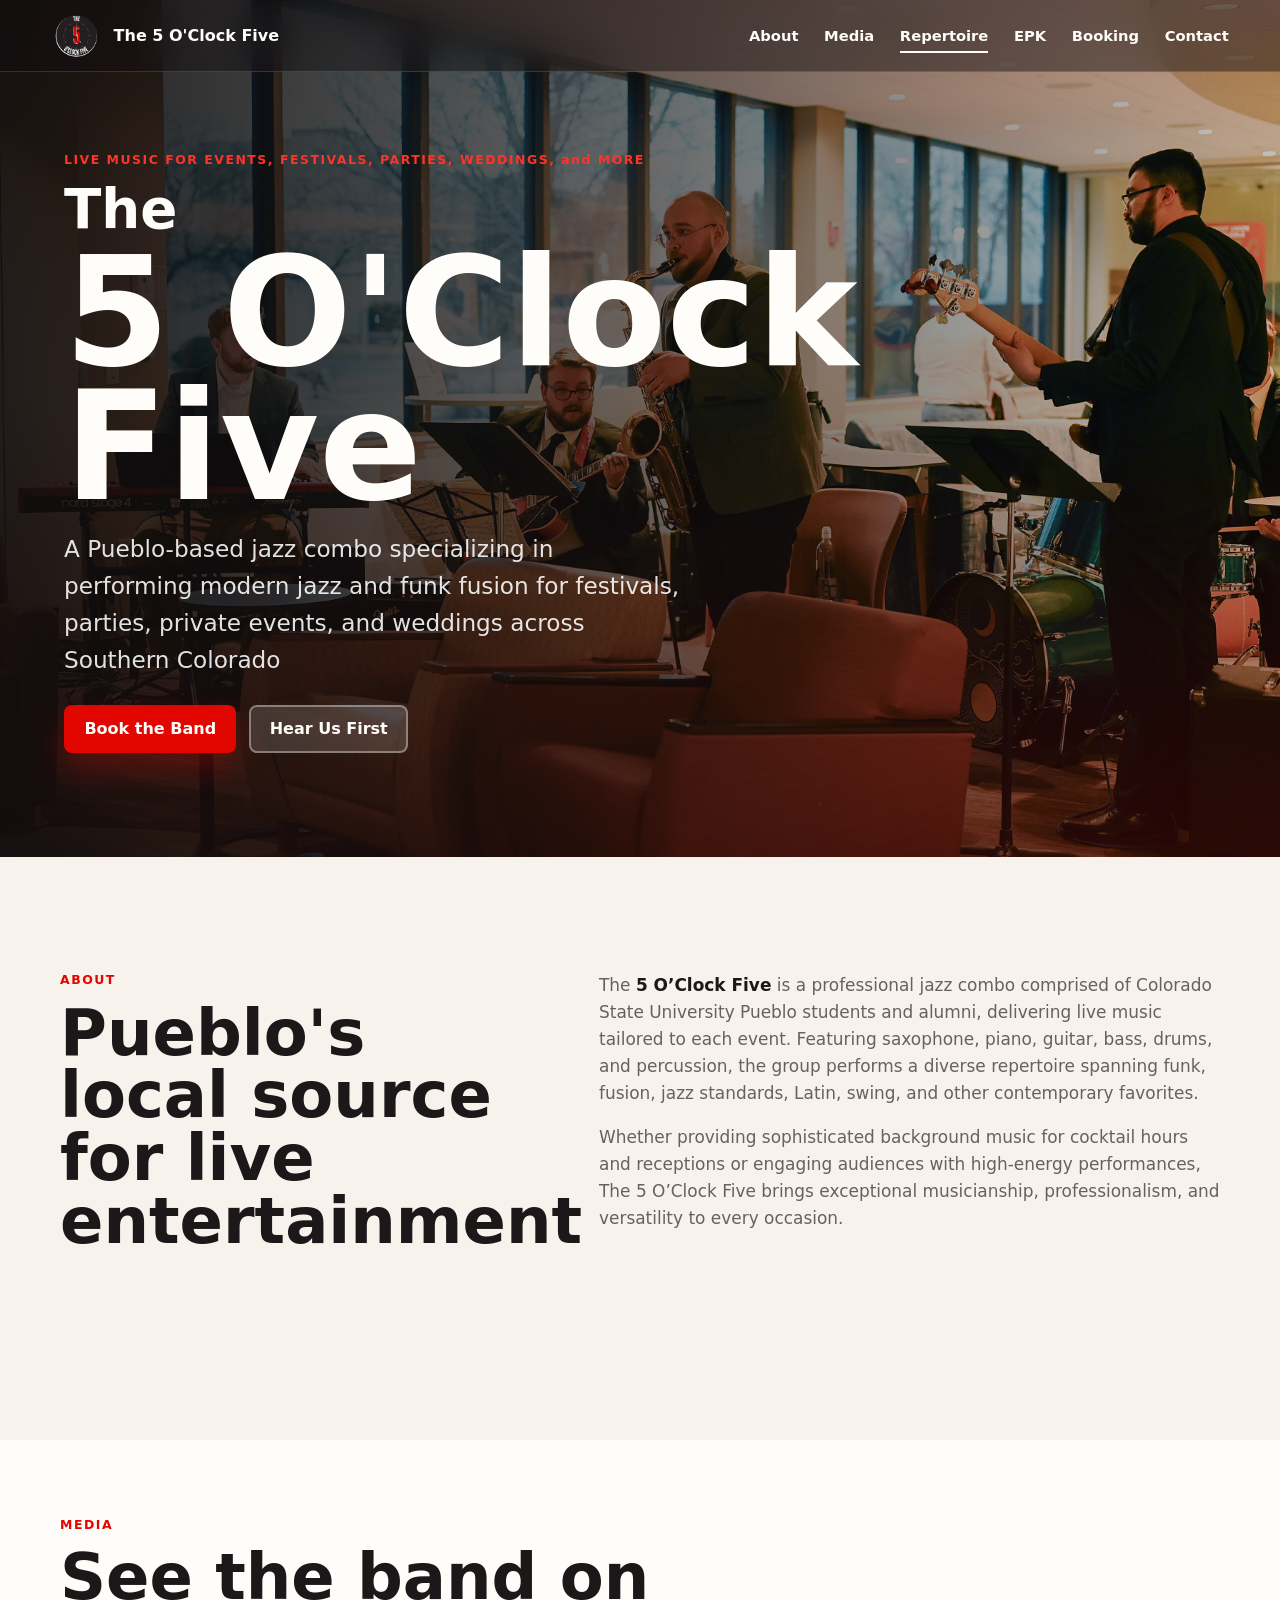
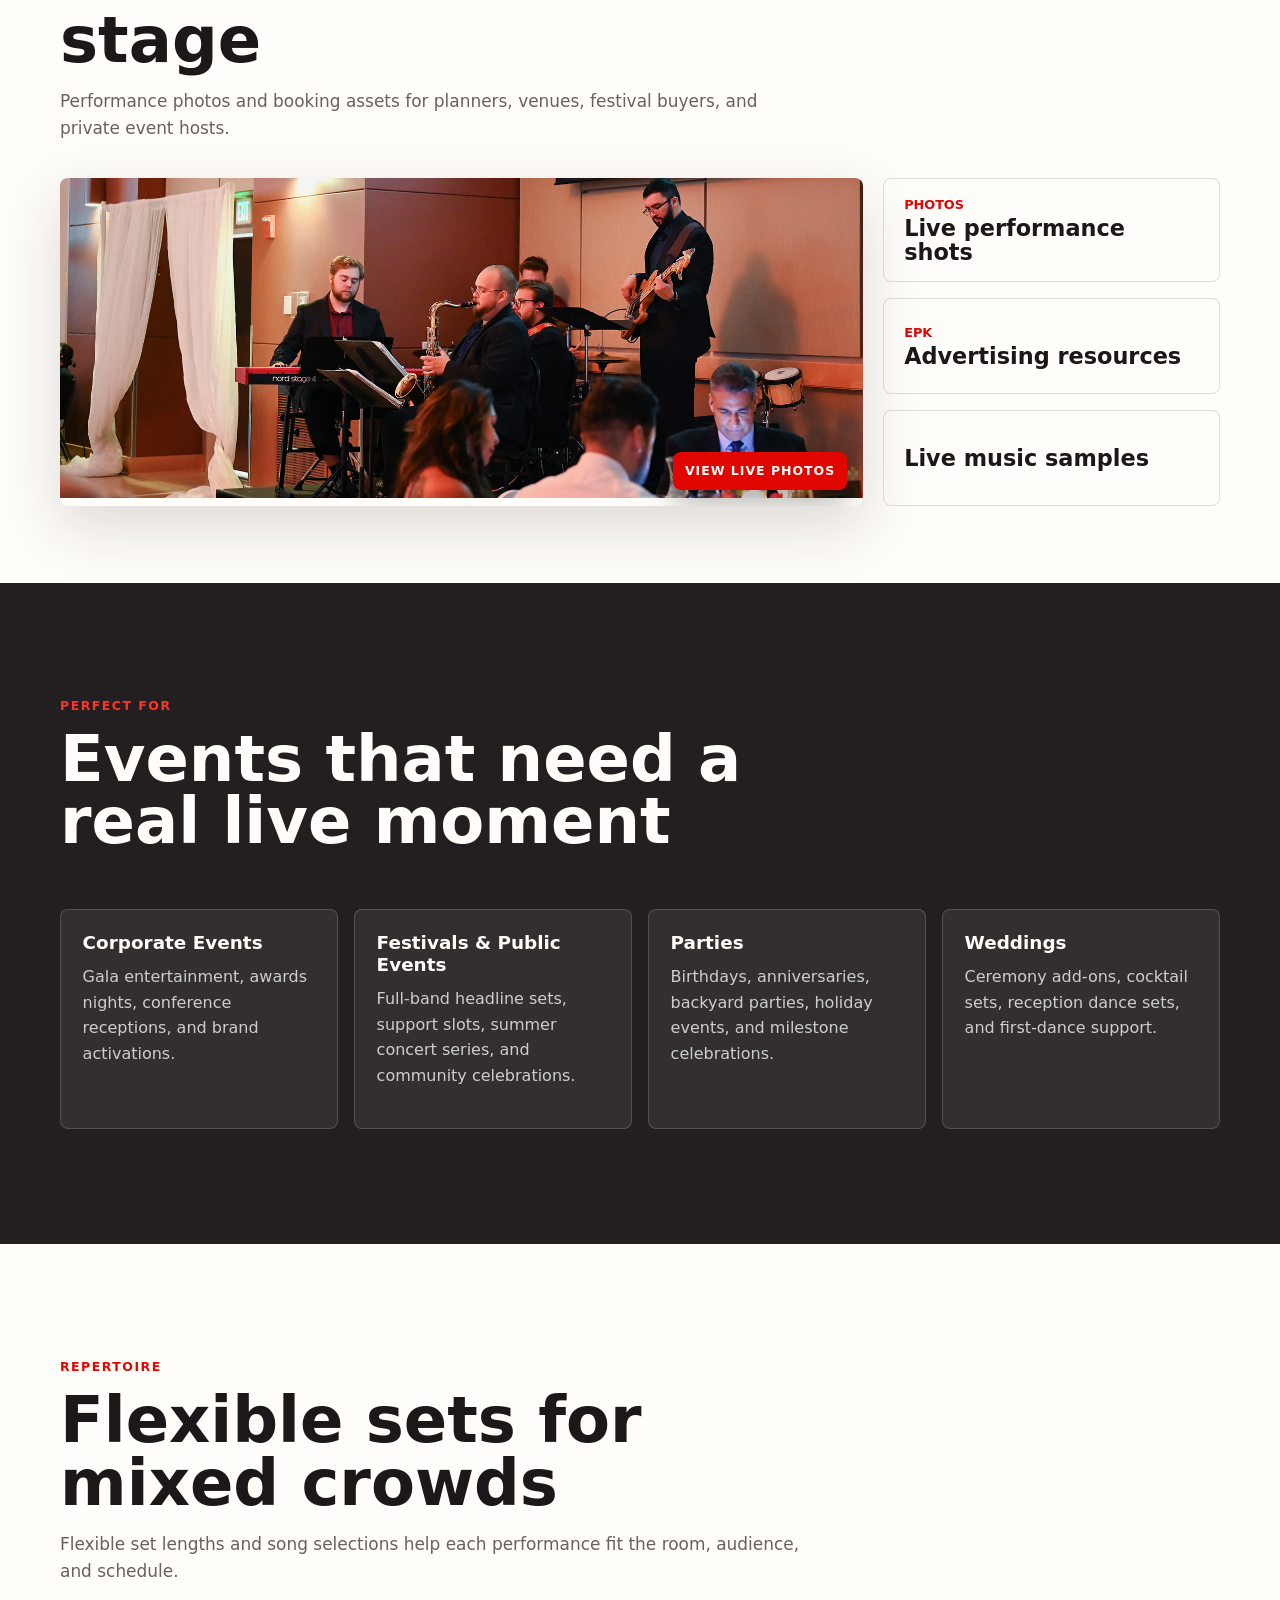
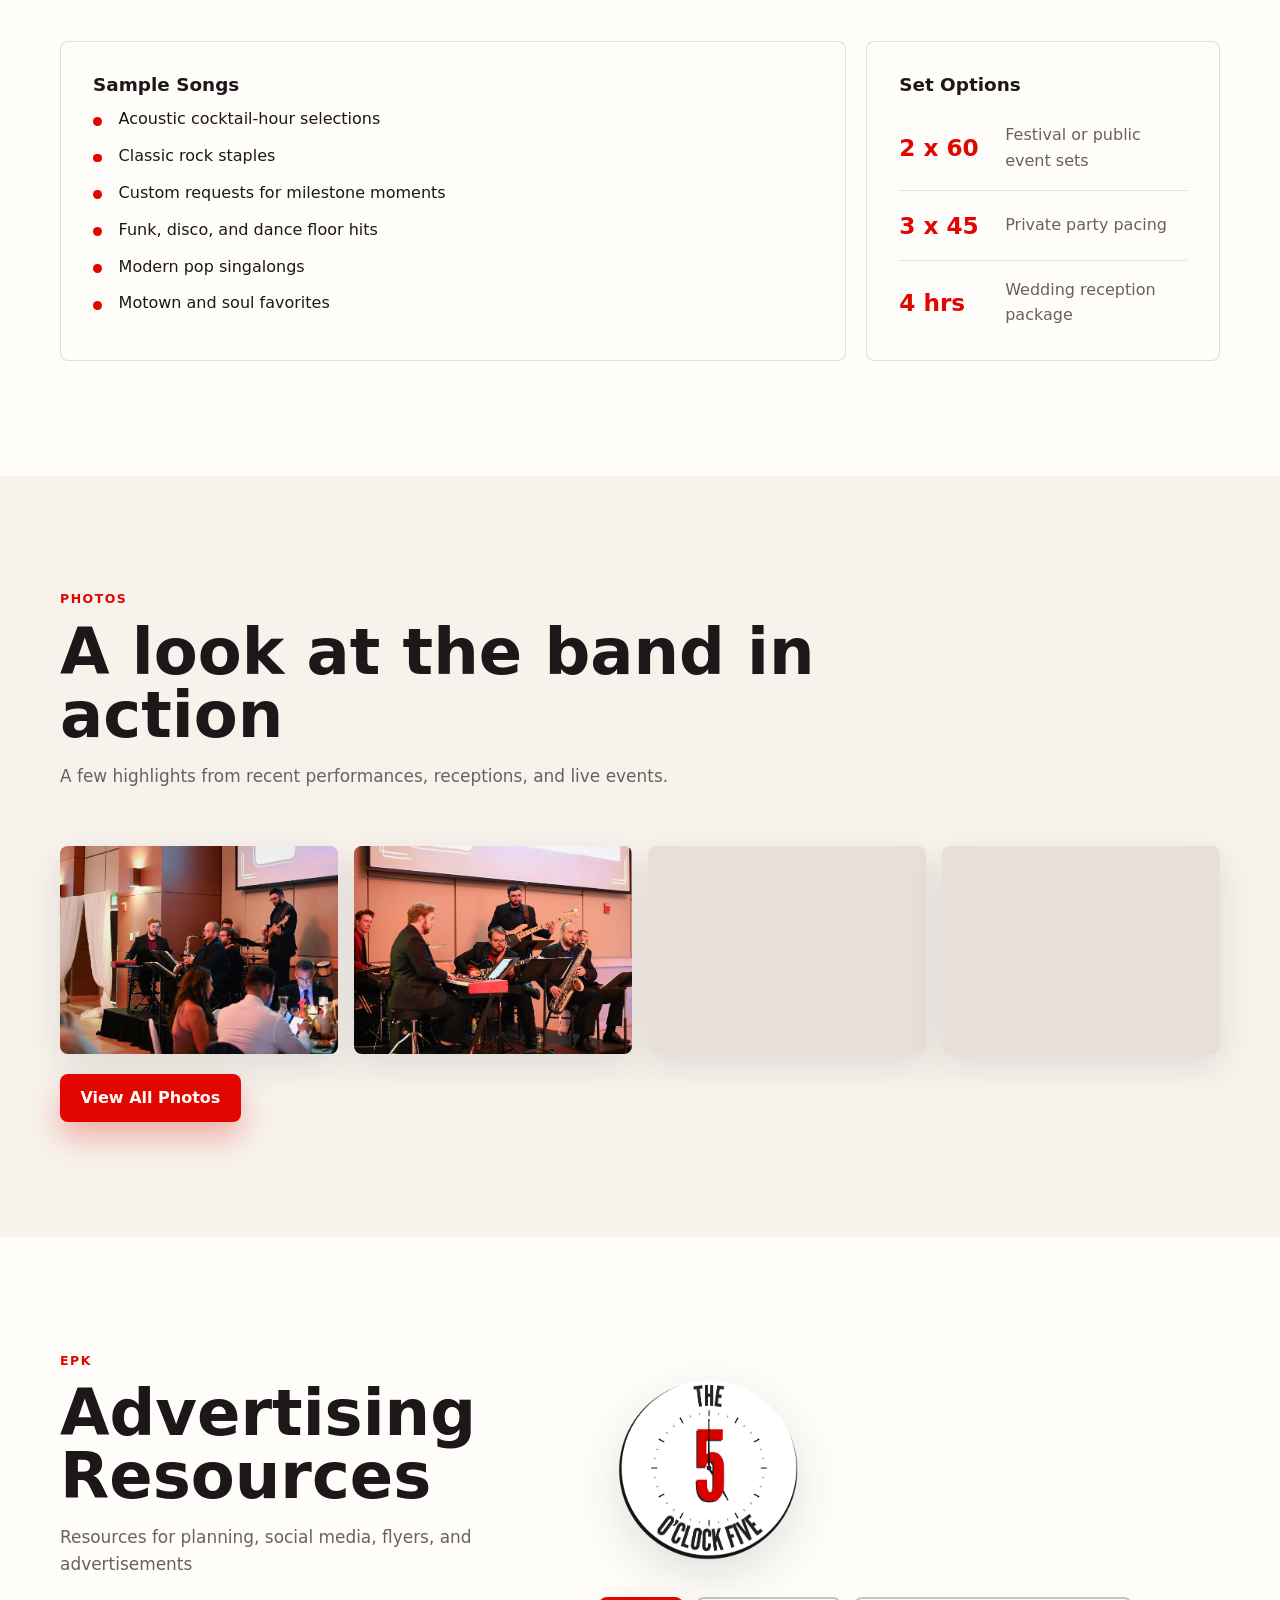
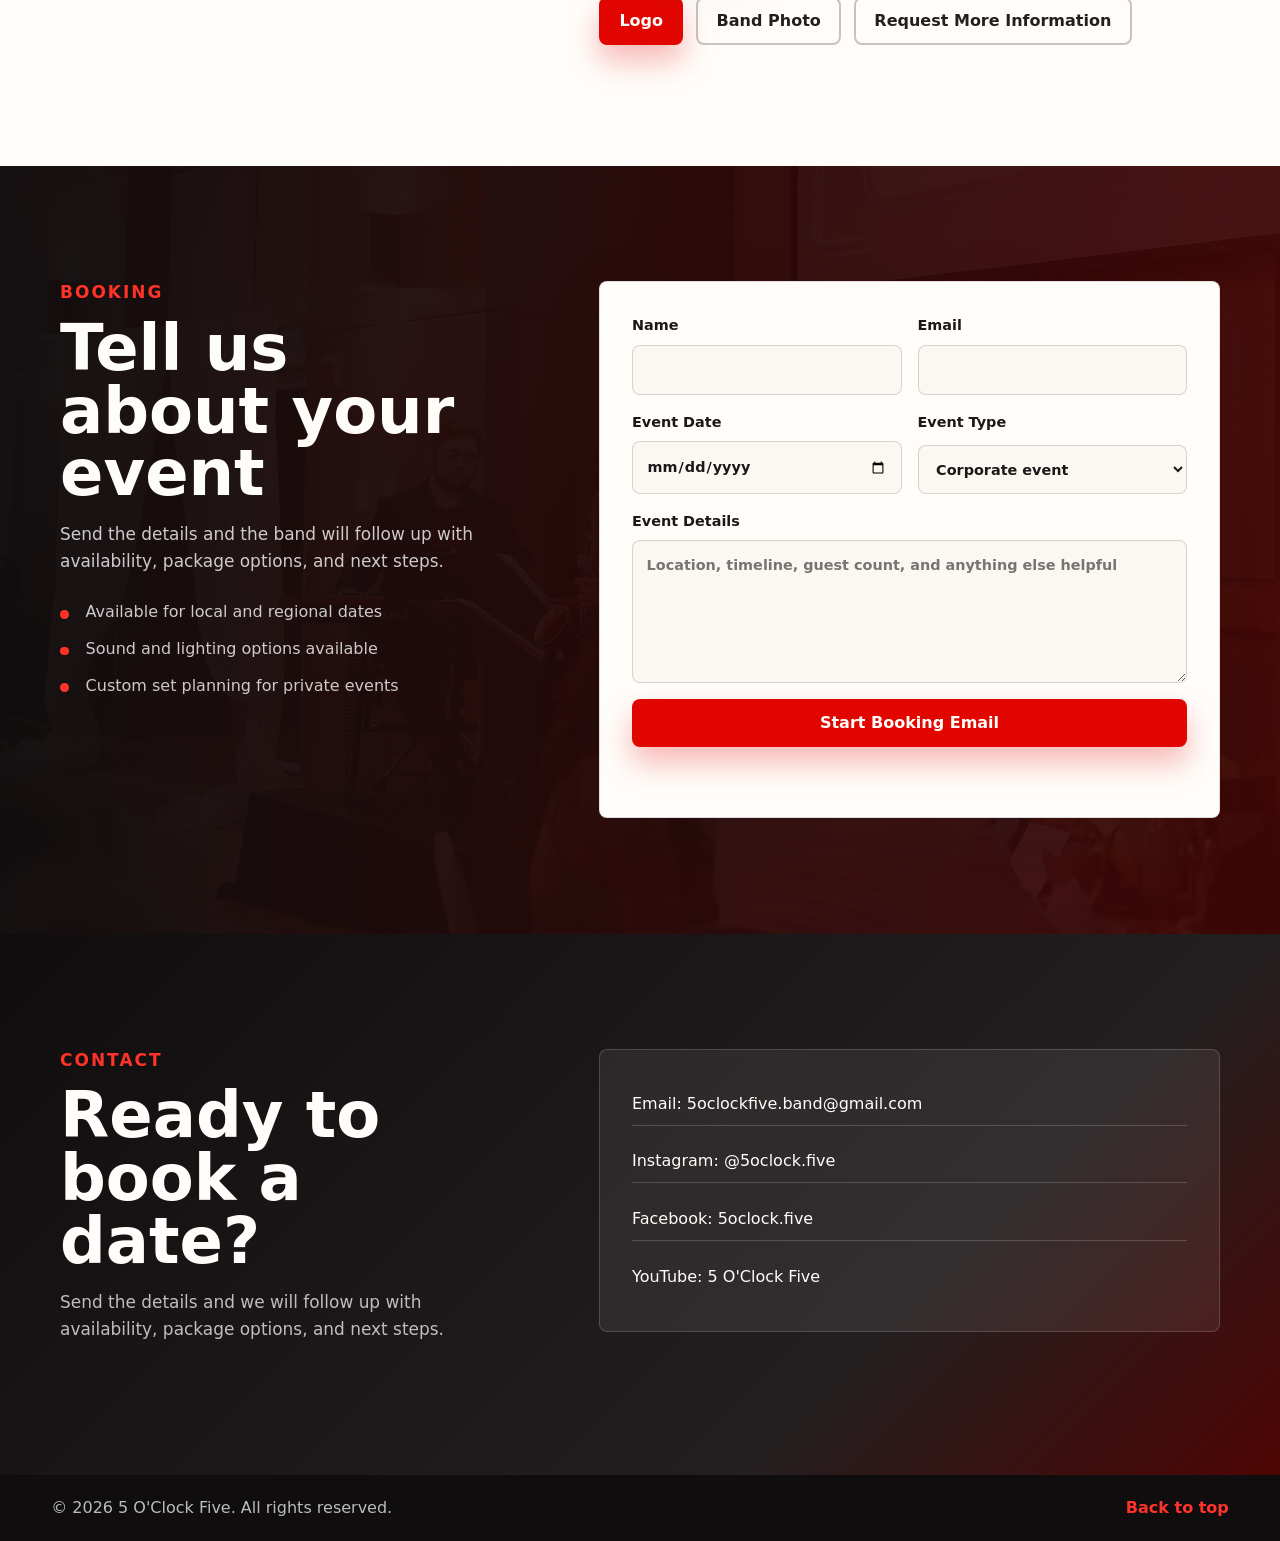
<file: index.html>
<!DOCTYPE html>
<html lang="en">
  <head>
    <meta charset="UTF-8" />
    <meta name="viewport" content="width=device-width, initial-scale=1.0" />
    <meta
      name="description"
      content="Book 5 O'Clock Five for festivals, parties, private performances, public events, and weddings."
    />
    <title>5 O'Clock Five | Live Band Booking</title>
    <link rel="icon" type="image/png" href="content/Logo/favicon.png" />
    <link rel="stylesheet" href="style.css" />
  </head>
  <body>
    <header class="site-header" data-header>
      <a class="brand" href="#hero" aria-label="The 5 O'Clock Five home">
        <img class="brand-logo" src="content/Logo/5 O'Clock Five Logo Dark.png" alt="" />
        <span>The 5 O'Clock Five</span>
      </a>

      <button class="nav-toggle" type="button" aria-label="Open navigation" aria-expanded="false" data-nav-toggle>
        <span></span>
        <span></span>
        <span></span>
      </button>

      <nav class="site-nav" aria-label="Primary navigation" data-nav>
        <a href="#about">About</a>
        <a href="#listen">Media</a>
        <a href="#repertoire">Repertoire</a>
        <a href="#epk">EPK</a>
        <a href="#booking">Booking</a>
        <a href="#contact">Contact</a>
      </nav>
    </header>

    <main>
      <section class="hero" id="hero" aria-labelledby="hero-title">
        <img
          class="hero-image"
          src="content/Performing/band_photo1.jpeg"
          alt="5 O'Clock Five performing live at an event"
        />
        <div class="hero-overlay"></div>
        <div class="hero-content">
          <p class="eyebrow">LIVE MUSIC FOR EVENTS, FESTIVALS, PARTIES, WEDDINGS, and MORE</p>
          <h1 id="hero-title">
            <span class="hero-title-the">The</span>
            <span class="hero-title-line hero-title-nowrap">5 O'Clock</span>
            <span class="hero-title-line">Five</span>
          </h1>
          <p class="hero-copy">
            A Pueblo-based jazz combo specializing in performing modern jazz and funk fusion for festivals, parties,
            private events, and weddings across Southern Colorado
          </p>
          <div class="hero-actions" aria-label="Primary actions">
            <a class="button button-primary" href="#booking">Book the Band</a>
            <a class="button button-secondary" href="#listen">Hear Us First</a>
          </div>
        </div>
      </section>

      <section class="section" id="about" aria-labelledby="about-title">
        <div class="section-inner split-layout">
          <div class="section-heading">
            <p class="eyebrow">About</p>
            <h2 id="about-title">Pueblo's local source for live entertainment</h2>
          </div>
          <div class="copy-stack">
            <p>
              The <strong>5 O’Clock Five</strong> is a professional jazz combo comprised of Colorado State University
              Pueblo students and alumni, delivering live music tailored to each event. Featuring saxophone, piano,
              guitar, bass, drums, and percussion, the group performs a diverse repertoire spanning funk, fusion, jazz
              standards, Latin, swing, and other contemporary favorites.
            </p>
            <p>
              Whether providing sophisticated background music for cocktail hours and receptions or engaging
              audiences with high-energy performances, The 5 O’Clock Five brings exceptional musicianship,
              professionalism, and versatility to every occasion.
            </p>
          </div>
        </div>
      </section>

      <section class="section section-light media-section" id="listen" aria-labelledby="listen-title">
        <div class="section-inner">
          <div class="section-heading">
            <p class="eyebrow">Media</p>
            <h2 id="listen-title">See the band on stage</h2>
            <p>
              Performance photos and booking assets for planners, venues, festival buyers, and private event hosts.
            </p>
          </div>

          <div class="media-grid">
            <article class="media-feature">
              <a class="media-photo-link" href="photos.html">
                <img
                  src="content/Performing/web/band_photo2.jpeg"
                  alt="5 O'Clock Five performing for an event audience"
                  width="1600"
                  height="1066"
                />
                <span class="media-badge">View live photos</span>
              </a>
            </article>

            <div class="listen-links" aria-label="Band media links">
              <a href="photos.html">
                <span>Photos</span>
                <strong>Live performance shots</strong>
              </a>
              <a href="#epk">
                <span>EPK</span>
                <strong>Advertising resources</strong>
              </a>
              <a href="https://www.youtube.com/@5oclockfive" target="_blank" rel="noreferrer">
                <strong>Live music samples</strong>
              </a>
            </div>
          </div>
        </div>
      </section>

      <section class="section section-accent" id="perfect-for" aria-labelledby="perfect-for-title">
        <div class="section-inner">
          <div class="section-heading">
            <p class="eyebrow">Perfect For</p>
            <h2 id="perfect-for-title">Events that need a real live moment</h2>
          </div>

          <div class="card-grid">
            <article class="info-card">
              <h3>Corporate Events</h3>
              <p>Gala entertainment, awards nights, conference receptions, and brand activations.</p>
            </article>
            <article class="info-card">
              <h3>Festivals & Public Events</h3>
              <p>Full-band headline sets, support slots, summer concert series, and community celebrations.</p>
            </article>
            <article class="info-card">
              <h3>Parties</h3>
              <p>Birthdays, anniversaries, backyard parties, holiday events, and milestone celebrations.</p>
            </article>
            <article class="info-card">
              <h3>Weddings</h3>
              <p>Ceremony add-ons, cocktail sets, reception dance sets, and first-dance support.</p>
            </article>
          </div>
        </div>
      </section>

      <section class="section section-light" id="repertoire" aria-labelledby="repertoire-title">
        <div class="section-inner">
          <div class="section-heading">
            <p class="eyebrow">Repertoire</p>
            <h2 id="repertoire-title">Flexible sets for mixed crowds</h2>
            <p>
              Flexible set lengths and song selections help each performance fit the room, audience, and schedule.
            </p>
          </div>

          <div class="repertoire-layout">
            <div class="song-list">
              <h3>Sample Songs</h3>
              <ul>
                <li>Acoustic cocktail-hour selections</li>
                <li>Classic rock staples</li>
                <li>Custom requests for milestone moments</li>
                <li>Funk, disco, and dance floor hits</li>
                <li>Modern pop singalongs</li>
                <li>Motown and soul favorites</li>
              </ul>
            </div>

            <div class="set-options">
              <h3>Set Options</h3>
              <div class="stat-row">
                <span>2 x 60</span>
                <p>Festival or public event sets</p>
              </div>
              <div class="stat-row">
                <span>3 x 45</span>
                <p>Private party pacing</p>
              </div>
              <div class="stat-row">
                <span>4 hrs</span>
                <p>Wedding reception package</p>
              </div>
            </div>
          </div>
        </div>
      </section>

      <section class="section photo-preview-section" id="photo-preview" aria-labelledby="photo-preview-title">
        <div class="section-inner">
          <div class="section-heading">
            <p class="eyebrow">Photos</p>
            <h2 id="photo-preview-title">A look at the band in action</h2>
            <p>A few highlights from recent performances, receptions, and live events.</p>
          </div>

          <div class="photo-preview-grid">
            <a class="photo-preview-card" href="photos.html">
              <img src="content/Performing/web/band_photo2.jpeg" alt="5 O'Clock Five playing at a formal event" width="1600" height="1066" loading="lazy" decoding="async" />
            </a>
            <a class="photo-preview-card" href="photos.html">
              <img src="content/Performing/web/54534986972_abdb69fae1_o.jpg" alt="5 O'Clock Five performing under warm stage lighting" width="1600" height="1066" loading="lazy" decoding="async" />
            </a>
            <a class="photo-preview-card" href="photos.html">
              <img src="content/Performing/web/54535856591_a957c4e41e_o.jpg" alt="5 O'Clock Five posing together at an event" width="1600" height="1066" loading="lazy" decoding="async" />
            </a>
            <a class="photo-preview-card" href="photos.html">
              <img src="content/Performing/web/53574758952_f426f7ecdb_o.jpg" alt="Saxophone-led 5 O'Clock Five performance" width="1600" height="1066" loading="lazy" decoding="async" />
            </a>
          </div>

          <div class="photo-preview-actions">
            <a class="button button-primary" href="photos.html">View All Photos</a>
          </div>
        </div>
      </section>

      <section class="section section-light" id="epk" aria-labelledby="epk-title">
        <div class="section-inner epk-layout">
          <div class="section-heading">
            <p class="eyebrow">EPK</p>
            <h2 id="epk-title">Advertising Resources</h2>
            <p>
              Resources for planning, social media, flyers, and advertisements
            </p>
          </div>

          <div class="epk-brand-kit">
            <img src="content/Logo/5 O'Clock Five Logo.png" alt="5 O'Clock Five clock logo" />
            <div class="epk-actions">
              <a class="button button-primary" href="content/Logo/5 O'Clock Five Logo.png" download>
                Logo
              </a>
              <a class="button button-outline" href="content/Performing/band_photo3.jpeg" download>
                Band Photo
              </a>
              <a class="button button-outline" href="mailto:5oclockfive.band@gmail.com?subject=5%20O%27Clock%20Five%20information%20request">
                Request More Information
              </a>
            </div>
          </div>
        </div>
      </section>

      <section class="section booking-section" id="booking" aria-labelledby="booking-title">
        <div class="section-inner booking-layout">
          <div class="booking-copy">
            <p class="eyebrow">Booking</p>
            <h2 id="booking-title">Tell us about your event</h2>
            <p>
              Send the details and the band will follow up with availability, package options, and next steps.
            </p>
            <ul class="booking-notes">
              <li>Available for local and regional dates</li>
              <li>Sound and lighting options available</li>
              <li>Custom set planning for private events</li>
            </ul>
          </div>

          <form class="booking-form" data-booking-form>
            <label>
              Name
              <input type="text" name="name" autocomplete="name" required />
            </label>
            <label>
              Email
              <input type="email" name="email" autocomplete="email" required />
            </label>
            <label>
              Event Date
              <input type="date" name="date" />
            </label>
            <label>
              Event Type
              <select name="type">
                <option>Corporate event</option>
                <option>Festival or public event</option>
                <option>Other</option>
                <option>Private party</option>
                <option>Wedding</option>
              </select>
            </label>
            <label class="full-field">
              Event Details
              <textarea name="details" rows="5" placeholder="Location, timeline, guest count, and anything else helpful"></textarea>
            </label>
            <button class="button button-primary full-field" type="submit">Start Booking Email</button>
            <p class="form-status full-field" role="status" data-form-status></p>
          </form>
        </div>
      </section>

      <section class="section contact-section" id="contact" aria-labelledby="contact-title">
        <div class="section-inner contact-layout">
          <div>
            <p class="eyebrow">Contact</p>
            <h2 id="contact-title">Ready to book a date?</h2>
            <p>
              Send the details and we will follow up with availability, package options, and next steps.
            </p>
          </div>

          <address class="contact-card">
            <a href="mailto:5oclockfive.band@gmail.com">Email: 5oclockfive.band@gmail.com</a>
            <a href="https://www.instagram.com/5oclock.five/" target="_blank" rel="noreferrer">Instagram: @5oclock.five</a>
            <a href="https://www.facebook.com/5oclock.five" target="_blank" rel="noreferrer">Facebook: 5oclock.five</a>
            <a href="https://www.youtube.com/@5oclockfive" target="_blank" rel="noreferrer">YouTube: 5 O'Clock Five</a>
          </address>
        </div>
      </section>
    </main>

    <footer class="site-footer">
      <p>&copy; <span data-year></span> 5 O'Clock Five. All rights reserved.</p>
      <a href="#hero">Back to top</a>
    </footer>

    <script src="script.js"></script>
  </body>
</html>
</file>
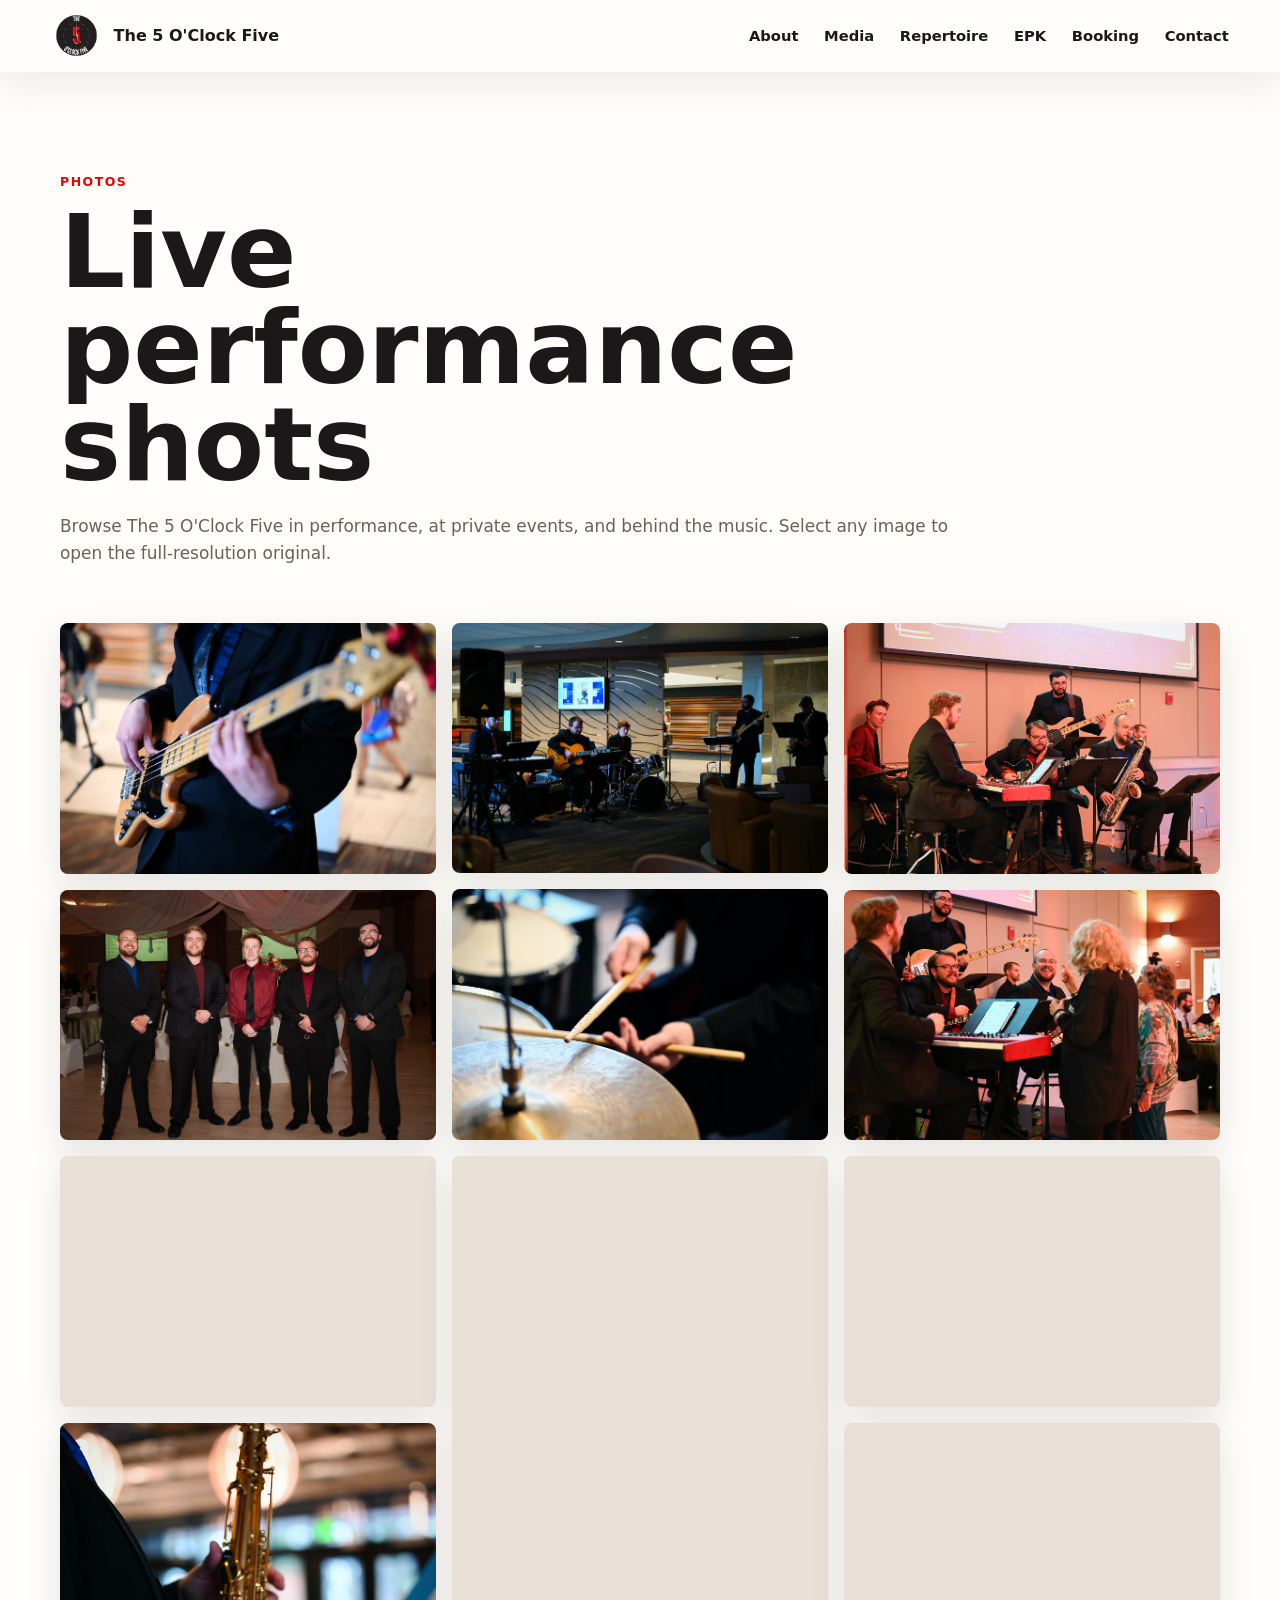
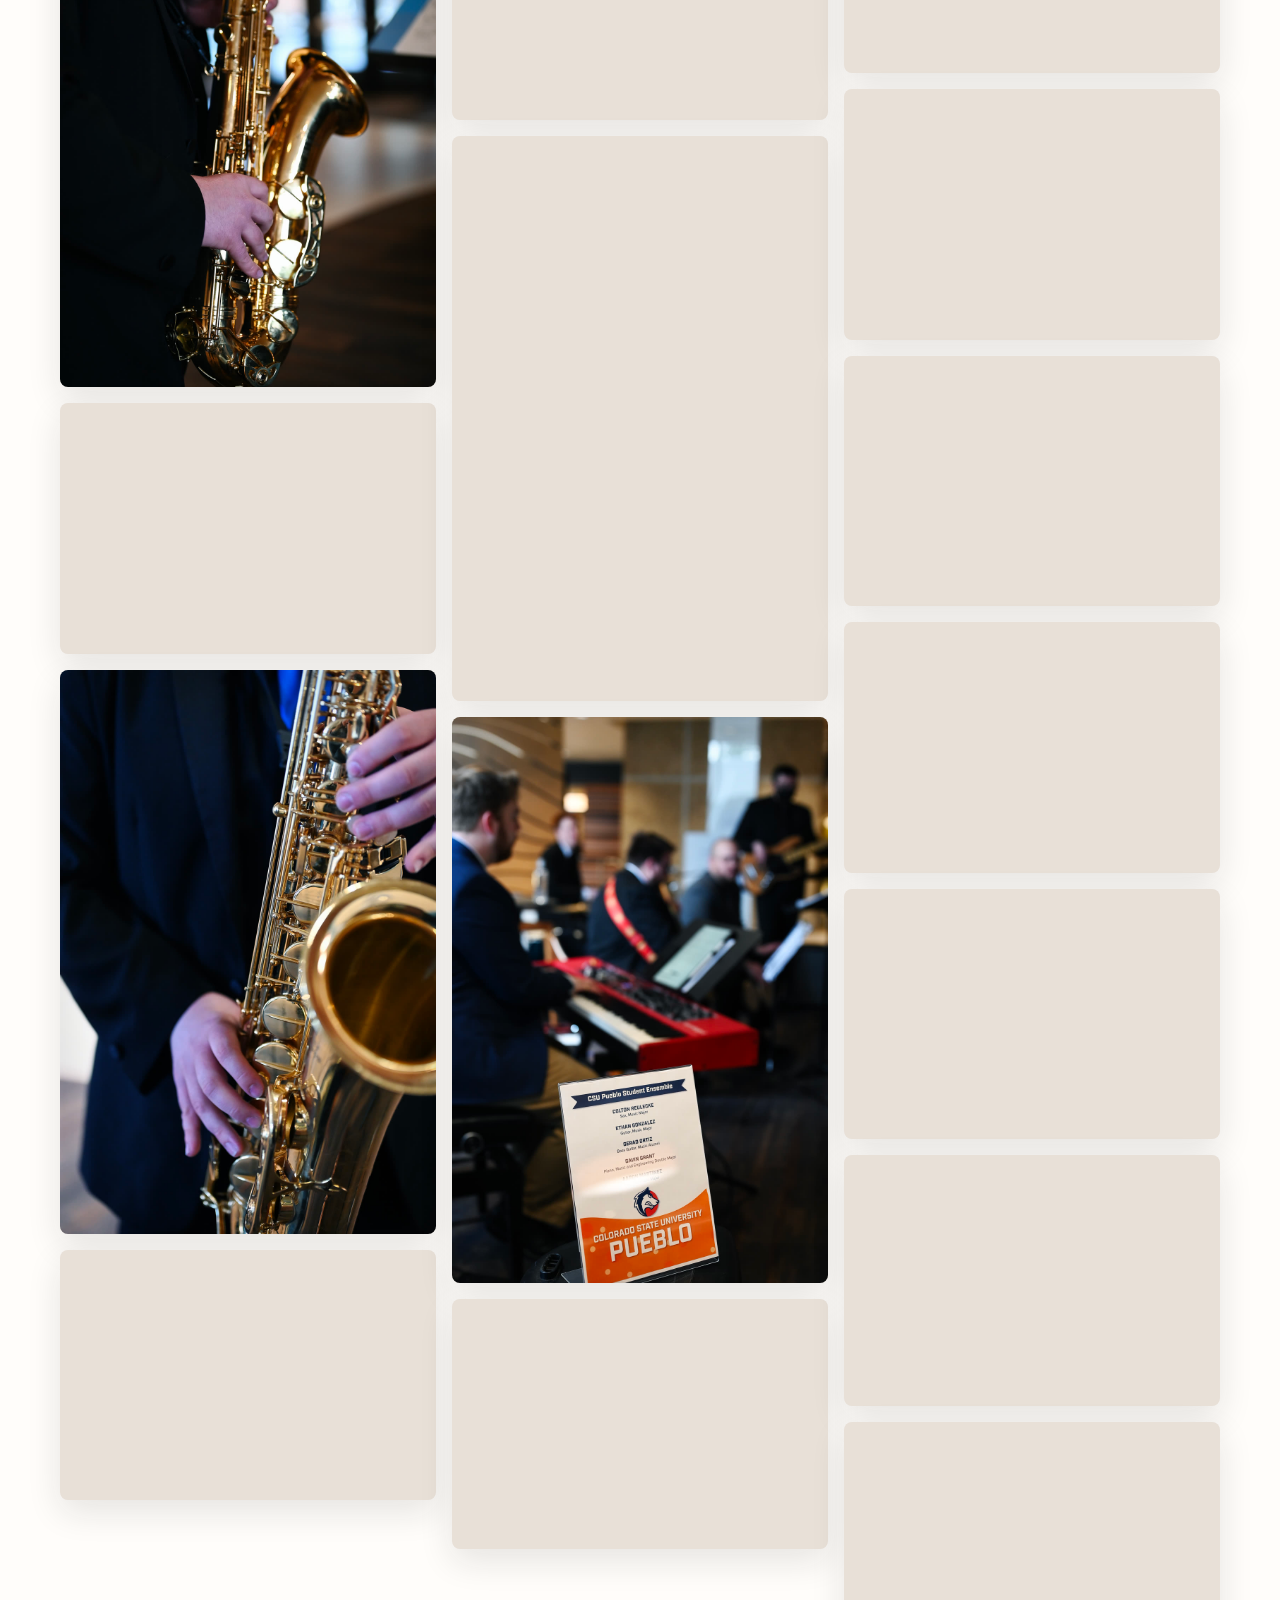
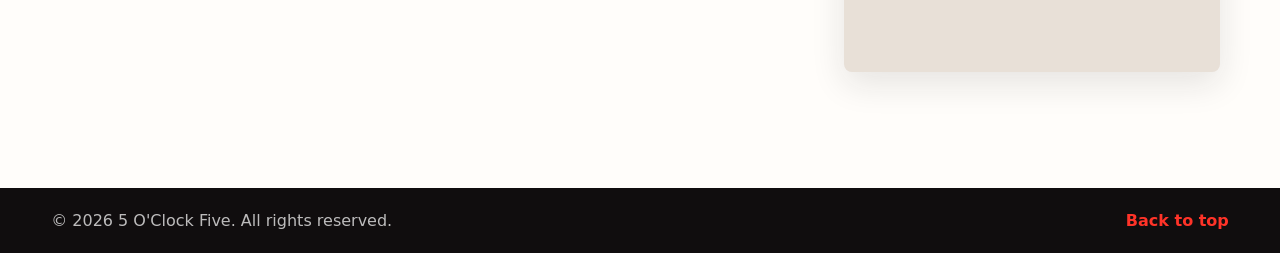
<file: photos.html>
<!DOCTYPE html>
<html lang="en">
  <head>
    <meta charset="UTF-8" />
    <meta name="viewport" content="width=device-width, initial-scale=1.0" />
    <meta
      name="description"
      content="Live performance photos of The 5 O'Clock Five, a Pueblo jazz combo serving Southern Colorado."
    />
    <title>Performance Photos | The 5 O'Clock Five</title>
    <link rel="icon" type="image/png" href="content/Logo/favicon.png" />
    <link rel="stylesheet" href="style.css" />
  </head>
  <body>
    <header class="site-header site-header--solid" data-header>
      <a class="brand" href="index.html#hero" aria-label="The 5 O'Clock Five home">
        <img class="brand-logo" src="content/Logo/5 O'Clock Five Logo Dark.png" alt="" />
        <span>The 5 O'Clock Five</span>
      </a>

      <button class="nav-toggle" type="button" aria-label="Open navigation" aria-expanded="false" data-nav-toggle>
        <span></span>
        <span></span>
        <span></span>
      </button>

      <nav class="site-nav" aria-label="Primary navigation" data-nav>
        <a href="index.html#about">About</a>
        <a href="index.html#listen">Media</a>
        <a href="index.html#repertoire">Repertoire</a>
        <a href="index.html#epk">EPK</a>
        <a href="index.html#booking">Booking</a>
        <a href="index.html#contact">Contact</a>
      </nav>
    </header>

    <main>
      <section class="section photo-page-section" id="photos" aria-labelledby="photos-title">
        <div class="section-inner">
          <div class="section-heading photo-page-heading">
            <p class="eyebrow">Photos</p>
            <h1 id="photos-title">Live performance shots</h1>
            <p>
              Browse The 5 O'Clock Five in performance, at private events, and behind the music. Select any image to
              open the full-resolution original.
            </p>
          </div>

          <div class="photo-grid">
            <a class="photo-card" href="content/Performing/53575624661_5c74083d9b_o.jpg" target="_blank" rel="noreferrer">
              <img src="content/Performing/web/53575624661_5c74083d9b_o.jpg" alt="5 O'Clock Five bassist performing" width="1600" height="1066" loading="eager" decoding="async" />
            </a>
            <a class="photo-card" href="content/Performing/54535856591_a957c4e41e_o.jpg" target="_blank" rel="noreferrer">
              <img src="content/Performing/web/54535856591_a957c4e41e_o.jpg" alt="5 O'Clock Five posing together at an event" width="1600" height="1066" loading="eager" decoding="async" />
            </a>
            <a class="photo-card" href="content/Performing/53574758952_f426f7ecdb_o.jpg" target="_blank" rel="noreferrer">
              <img src="content/Performing/web/53574758952_f426f7ecdb_o.jpg" alt="Saxophone-led 5 O'Clock Five performance" width="1600" height="1066" loading="lazy" decoding="async" />
            </a>
            <a class="photo-card" href="content/Performing/53574759617_7161df0e09_o.jpg" target="_blank" rel="noreferrer">
              <img src="content/Performing/web/53574759617_7161df0e09_o.jpg" alt="Close-up of a saxophone solo" width="1066" height="1600" loading="lazy" decoding="async" />
            </a>
            <a class="photo-card" href="content/Performing/53575624701_348c6edee1_o.jpg" target="_blank" rel="noreferrer">
              <img src="content/Performing/web/53575624701_348c6edee1_o.jpg" alt="Close-up of the electric bass during a performance" width="1600" height="1066" loading="lazy" decoding="async" />
            </a>
            <a class="photo-card" href="content/Performing/53575835918_2be31fb85f_o.jpg" target="_blank" rel="noreferrer">
              <img src="content/Performing/web/53575835918_2be31fb85f_o.jpg" alt="Saxophone detail during a live set" width="1066" height="1600" loading="lazy" decoding="async" />
            </a>
            <a class="photo-card" href="content/Performing/53575951179_114c02046e_o.jpg" target="_blank" rel="noreferrer">
              <img src="content/Performing/web/53575951179_114c02046e_o.jpg" alt="5 O'Clock Five performing for a seated audience" width="1600" height="1064" loading="lazy" decoding="async" />
            </a>
            <a class="photo-card" href="content/Performing/53575951279_443654fbdf_o.jpg" target="_blank" rel="noreferrer">
              <img src="content/Performing/web/53575951279_443654fbdf_o.jpg" alt="Full band performing in an event lounge" width="1600" height="1064" loading="lazy" decoding="async" />
            </a>
            <a class="photo-card" href="content/Performing/53575951414_0804ff7fd1_o.jpg" target="_blank" rel="noreferrer">
              <img src="content/Performing/web/53575951414_0804ff7fd1_o.jpg" alt="Drummer playing during a 5 O'Clock Five set" width="1600" height="1066" loading="lazy" decoding="async" />
            </a>
            <a class="photo-card" href="content/Performing/53576067095_63b0fbc01a_o.jpg" target="_blank" rel="noreferrer">
              <img src="content/Performing/web/53576067095_63b0fbc01a_o.jpg" alt="Saxophonist performing with the band" width="1066" height="1600" loading="lazy" decoding="async" />
            </a>
            <a class="photo-card" href="content/Performing/54409294832_8b2f75031c_o.jpg" target="_blank" rel="noreferrer">
              <img src="content/Performing/web/54409294832_8b2f75031c_o.jpg" alt="Band performing beside an event program" width="1064" height="1600" loading="lazy" decoding="async" />
            </a>
            <a class="photo-card" href="content/Performing/54410167116_8e4da61912_o.jpg" target="_blank" rel="noreferrer">
              <img src="content/Performing/web/54410167116_8e4da61912_o.jpg" alt="Keyboard player and ensemble during a live event" width="1064" height="1600" loading="lazy" decoding="async" />
            </a>
            <a class="photo-card" href="content/Performing/54410346284_746d6aac4a_o.jpg" target="_blank" rel="noreferrer">
              <img src="content/Performing/web/54410346284_746d6aac4a_o.jpg" alt="5 O'Clock Five performing for event guests" width="1600" height="1066" loading="lazy" decoding="async" />
            </a>
            <a class="photo-card" href="content/Performing/54534986972_abdb69fae1_o.jpg" target="_blank" rel="noreferrer">
              <img src="content/Performing/web/54534986972_abdb69fae1_o.jpg" alt="5 O'Clock Five playing together under warm stage lighting" width="1600" height="1066" loading="lazy" decoding="async" />
            </a>
            <a class="photo-card" href="content/Performing/54536100753_01e02421b6_o.jpg" target="_blank" rel="noreferrer">
              <img src="content/Performing/web/54536100753_01e02421b6_o.jpg" alt="Band members entertaining guests at a reception" width="1600" height="1066" loading="lazy" decoding="async" />
            </a>
            <a class="photo-card" href="content/Performing/54536197010_f50c616d91_o.jpg" target="_blank" rel="noreferrer">
              <img src="content/Performing/web/54536197010_f50c616d91_o.jpg" alt="5 O'Clock Five group portrait at a reception" width="1600" height="1066" loading="lazy" decoding="async" />
            </a>
            <a class="photo-card" href="content/Performing/55179571107_7443f05a78_o.jpg" target="_blank" rel="noreferrer">
              <img src="content/Performing/web/55179571107_7443f05a78_o.jpg" alt="Band members posing with saxophone, guitar, and bass" width="1600" height="1066" loading="lazy" decoding="async" />
            </a>
            <a class="photo-card" href="content/Performing/55180863495_a6e1e23bf4_o.jpg" target="_blank" rel="noreferrer">
              <img src="content/Performing/web/55180863495_a6e1e23bf4_o.jpg" alt="Full 5 O'Clock Five ensemble performing in a bright event space" width="1600" height="1066" loading="lazy" decoding="async" />
            </a>
            <a class="photo-card" href="content/Performing/55268149696_fb38fcac0b_o.jpg" target="_blank" rel="noreferrer">
              <img src="content/Performing/web/55268149696_fb38fcac0b_o.jpg" alt="Side view of the full band performing at a reception" width="1600" height="1066" loading="lazy" decoding="async" />
            </a>
            <a class="photo-card" href="content/Performing/55268287143_649ac43a45_o.jpg" target="_blank" rel="noreferrer">
              <img src="content/Performing/web/55268287143_649ac43a45_o.jpg" alt="5 O'Clock Five performing together in a reception hall" width="1600" height="1066" loading="lazy" decoding="async" />
            </a>
            <a class="photo-card" href="content/Performing/band_photo1.jpeg" target="_blank" rel="noreferrer">
              <img src="content/Performing/web/band_photo1.jpeg" alt="5 O'Clock Five performing with sax, keys, guitar, bass, and drums" width="1600" height="1066" loading="lazy" decoding="async" />
            </a>
            <a class="photo-card" href="content/Performing/band_photo2.jpeg" target="_blank" rel="noreferrer">
              <img src="content/Performing/web/band_photo2.jpeg" alt="5 O'Clock Five playing at a formal event" width="1600" height="1066" loading="lazy" decoding="async" />
            </a>
            <a class="photo-card" href="content/Performing/band_photo3.jpeg" target="_blank" rel="noreferrer">
              <img src="content/Performing/web/band_photo3.jpeg" alt="5 O'Clock Five band portrait with instruments" width="1440" height="960" loading="lazy" decoding="async" />
            </a>
          </div>
        </div>
      </section>
    </main>

    <footer class="site-footer">
      <p>&copy; <span data-year></span> 5 O'Clock Five. All rights reserved.</p>
      <a href="#photos">Back to top</a>
    </footer>

    <script src="script.js"></script>
  </body>
</html>
</file>
<file: style.css>
:root {
  --ink: #1c1718;
  --muted: #6a605d;
  --paper: #f7f2ec;
  --white: #fffdfa;
  --line: rgba(28, 23, 24, 0.13);
  --red: #e10600;
  --red-bright: #ff3328;
  --red-dark: #970803;
  --clock-dark: #231f20;
  --stage-black: #100d0e;
  --shadow: 0 20px 60px rgba(28, 23, 24, 0.16);
  --radius: 8px;
  --header-height: 72px;
  font-family: Inter, ui-sans-serif, system-ui, -apple-system, BlinkMacSystemFont, "Segoe UI", sans-serif;
}

* {
  box-sizing: border-box;
}

html {
  scroll-behavior: smooth;
  scroll-padding-top: var(--header-height);
}

body {
  margin: 0;
  color: var(--ink);
  background: var(--paper);
  font-size: 16px;
  line-height: 1.6;
}

body.nav-open {
  overflow: hidden;
}

img {
  display: block;
  max-width: 100%;
}

a {
  color: inherit;
  text-decoration: none;
}

button,
input,
select,
textarea {
  font: inherit;
}

.site-header {
  position: fixed;
  inset: 0 0 auto;
  z-index: 30;
  display: flex;
  align-items: center;
  justify-content: space-between;
  min-height: var(--header-height);
  padding: 0 clamp(1rem, 4vw, 3.5rem);
  color: var(--white);
  background: rgba(16, 13, 14, 0.44);
  border-bottom: 1px solid rgba(255, 255, 255, 0.14);
  backdrop-filter: blur(18px);
  transition: background 180ms ease, color 180ms ease, box-shadow 180ms ease;
}

.site-header.is-scrolled {
  color: var(--ink);
  background: rgba(255, 253, 250, 0.95);
  box-shadow: 0 12px 35px rgba(28, 23, 24, 0.08);
}

.site-header--solid {
  color: var(--ink);
  background: rgba(255, 253, 250, 0.96);
  box-shadow: 0 12px 35px rgba(28, 23, 24, 0.08);
}

.brand {
  display: inline-flex;
  align-items: center;
  gap: 0.75rem;
  font-weight: 800;
  letter-spacing: 0;
  white-space: nowrap;
}

.brand-logo {
  width: 3.15rem;
  height: 3.15rem;
  object-fit: contain;
  flex: 0 0 auto;
}

.site-nav {
  display: flex;
  align-items: center;
  gap: clamp(1rem, 2vw, 1.8rem);
  font-size: 0.92rem;
  font-weight: 700;
}

.site-nav a {
  position: relative;
  padding: 0.35rem 0;
}

.site-nav a::after {
  position: absolute;
  right: 0;
  bottom: 0;
  left: 0;
  height: 2px;
  content: "";
  background: currentColor;
  transform: scaleX(0);
  transform-origin: left;
  transition: transform 180ms ease;
}

.site-nav a:hover::after,
.site-nav a:focus-visible::after,
.site-nav a.is-active::after {
  transform: scaleX(1);
}

.nav-toggle {
  display: none;
  width: 44px;
  height: 44px;
  padding: 0;
  color: currentColor;
  background: transparent;
  border: 0;
  cursor: pointer;
}

.nav-toggle span {
  display: block;
  width: 24px;
  height: 2px;
  margin: 5px auto;
  background: currentColor;
  transition: transform 180ms ease, opacity 180ms ease;
}

.nav-toggle.is-open span:nth-child(1) {
  transform: translateY(7px) rotate(45deg);
}

.nav-toggle.is-open span:nth-child(2) {
  opacity: 0;
}

.nav-toggle.is-open span:nth-child(3) {
  transform: translateY(-7px) rotate(-45deg);
}

.hero {
  position: relative;
  display: grid;
  min-height: 88svh;
  overflow: hidden;
  color: var(--white);
  isolation: isolate;
}

.hero-image,
.hero-overlay {
  position: absolute;
  inset: 0;
  width: 100%;
  height: 100%;
}

.hero-image {
  object-fit: cover;
  object-position: center;
}

.hero-overlay {
  z-index: 1;
  background:
    linear-gradient(90deg, rgba(16, 13, 14, 0.92), rgba(16, 13, 14, 0.66) 42%, rgba(16, 13, 14, 0.18)),
    linear-gradient(0deg, rgba(92, 5, 2, 0.52), rgba(16, 13, 14, 0.04) 52%);
}

.hero-content {
  position: relative;
  z-index: 2;
  align-self: end;
  width: min(840px, 100%);
  padding: calc(var(--header-height) + 5rem) clamp(1rem, 6vw, 4rem) clamp(3rem, 9vw, 6.5rem);
}

.eyebrow {
  margin: 0 0 0.85rem;
  color: var(--red);
  font-size: 0.78rem;
  font-weight: 900;
  letter-spacing: 0.12em;
  line-height: 1.3;
  text-transform: uppercase;
}

.hero .eyebrow {
  color: var(--red-bright);
  text-transform: none;
}

h1,
h2,
h3,
p {
  margin-top: 0;
}

h1 {
  max-width: 12ch;
  margin-bottom: 1rem;
  font-size: clamp(4rem, 14vw, 9.5rem);
  line-height: 0.88;
  letter-spacing: 0;
}

.hero-title-the,
.hero-title-line {
  display: block;
}

.hero-title-the {
  margin-bottom: 0.18em;
  font-size: 0.36em;
  line-height: 1;
}

.hero-title-nowrap {
  white-space: nowrap;
}

h2 {
  margin-bottom: 1rem;
  font-size: clamp(2.2rem, 5vw, 4.5rem);
  line-height: 0.98;
  letter-spacing: 0;
}

h3 {
  margin-bottom: 0.65rem;
  font-size: 1.15rem;
  line-height: 1.2;
}

.hero-copy {
  max-width: 620px;
  margin-bottom: 1.65rem;
  color: rgba(255, 255, 255, 0.88);
  font-size: clamp(1.1rem, 2.3vw, 1.45rem);
}

.hero-actions,
.epk-actions {
  display: flex;
  flex-wrap: wrap;
  gap: 0.8rem;
}

.button {
  display: inline-flex;
  align-items: center;
  justify-content: center;
  min-height: 48px;
  padding: 0.8rem 1.15rem;
  border: 2px solid transparent;
  border-radius: var(--radius);
  font-weight: 900;
  line-height: 1.15;
  text-align: center;
  cursor: pointer;
  transition: transform 180ms ease, box-shadow 180ms ease, background 180ms ease;
}

.button:hover,
.button:focus-visible {
  transform: translateY(-2px);
}

.button-primary {
  color: var(--white);
  background: var(--red);
  box-shadow: 0 16px 30px rgba(225, 6, 0, 0.28);
}

.button-secondary {
  color: var(--white);
  background: rgba(255, 255, 255, 0.14);
  border-color: rgba(255, 255, 255, 0.36);
}

.button-outline {
  color: var(--clock-dark);
  background: transparent;
  border-color: rgba(35, 31, 32, 0.26);
}

.section {
  padding: clamp(4.5rem, 9vw, 8rem) clamp(1rem, 4vw, 3.5rem);
  background: var(--paper);
}

.section-light {
  background: var(--white);
}

.media-section {
  padding-block: clamp(3rem, 6vw, 5rem);
}

.media-section .section-heading {
  margin-bottom: clamp(1.5rem, 3vw, 2.25rem);
}

.section-accent {
  color: var(--white);
  background: var(--clock-dark);
}

.section-accent .eyebrow {
  color: var(--red-bright);
}

.section-inner {
  width: min(1160px, 100%);
  margin: 0 auto;
}

.section-heading {
  max-width: 760px;
  margin-bottom: clamp(2rem, 5vw, 3.5rem);
}

.section-heading p:not(.eyebrow),
.copy-stack,
.booking-copy p,
.contact-layout p {
  color: var(--muted);
  font-size: 1.06rem;
}

.section-accent .section-heading p:not(.eyebrow),
.section-accent .info-card p {
  color: rgba(255, 255, 255, 0.76);
}

.media-grid {
  display: grid;
  grid-template-columns: minmax(0, 1.55fr) minmax(280px, 0.65fr);
  gap: 1.25rem;
  align-items: stretch;
}

.media-feature {
  margin: 0;
}

.media-photo-link {
  position: relative;
  display: block;
  min-height: 100%;
  overflow: hidden;
  border-radius: var(--radius);
  box-shadow: var(--shadow);
}

.media-photo-link img {
  width: 100%;
  height: 100%;
  min-height: 320px;
  max-height: 320px;
  object-fit: cover;
  transition: transform 260ms ease;
}

.media-photo-link:hover img,
.media-photo-link:focus-visible img {
  transform: scale(1.025);
}

.media-badge {
  position: absolute;
  right: 1rem;
  bottom: 1rem;
  padding: 0.55rem 0.75rem;
  color: var(--white);
  background: var(--red);
  border-radius: var(--radius);
  font-size: 0.78rem;
  font-weight: 900;
  letter-spacing: 0.08em;
  text-transform: uppercase;
  box-shadow: 0 14px 30px rgba(0, 0, 0, 0.28);
}

.listen-links {
  display: grid;
  gap: 1rem;
}

.listen-links a,
.info-card,
.song-list,
.set-options,
.booking-form,
.contact-card {
  border: 1px solid var(--line);
  border-radius: var(--radius);
  background: var(--white);
}

.listen-links a {
  display: grid;
  align-content: center;
  min-height: 96px;
  padding: 1rem 1.25rem;
  transition: border-color 180ms ease, transform 180ms ease;
}

.listen-links a:hover,
.listen-links a:focus-visible {
  border-color: rgba(225, 6, 0, 0.45);
  transform: translateY(-2px);
}

.listen-links span {
  color: var(--red);
  font-size: 0.8rem;
  font-weight: 900;
  text-transform: uppercase;
}

.listen-links strong {
  font-size: 1.4rem;
  line-height: 1.1;
}

.split-layout,
.booking-layout,
.contact-layout,
.epk-layout {
  display: grid;
  grid-template-columns: minmax(0, 0.85fr) minmax(0, 1.15fr);
  gap: clamp(2rem, 7vw, 5rem);
  align-items: start;
}

.copy-stack {
  display: grid;
  gap: 1rem;
}

.copy-stack p {
  margin-bottom: 0;
}

.copy-stack strong {
  color: var(--ink);
}

.photo-preview-grid {
  display: grid;
  grid-template-columns: repeat(4, minmax(0, 1fr));
  gap: 1rem;
}

.photo-preview-card {
  display: block;
  overflow: hidden;
  aspect-ratio: 4 / 3;
  background: #e8e0d7;
  border-radius: var(--radius);
  box-shadow: 0 12px 34px rgba(28, 23, 24, 0.11);
}

.photo-preview-card img {
  width: 100%;
  height: 100%;
  object-fit: cover;
  transition: transform 260ms ease;
}

.photo-preview-card:hover img,
.photo-preview-card:focus-visible img {
  transform: scale(1.025);
}

.photo-preview-card:focus-visible {
  outline: 3px solid var(--red);
  outline-offset: 3px;
}

.photo-preview-actions {
  display: flex;
  margin-top: 1.25rem;
}

.card-grid {
  display: grid;
  grid-template-columns: repeat(4, minmax(0, 1fr));
  gap: 1rem;
}

.info-card {
  min-height: 220px;
  padding: 1.35rem;
  color: var(--white);
  background: rgba(255, 255, 255, 0.075);
  border-color: rgba(255, 255, 255, 0.16);
}

.repertoire-layout {
  display: grid;
  grid-template-columns: minmax(0, 1fr) minmax(280px, 0.45fr);
  gap: 1.25rem;
}

.song-list,
.set-options {
  padding: clamp(1.25rem, 3vw, 2rem);
}

.song-list ul,
.booking-notes {
  display: grid;
  gap: 0.7rem;
  padding: 0;
  margin: 0;
  list-style: none;
}

.song-list li,
.booking-notes li {
  position: relative;
  padding-left: 1.6rem;
}

.song-list li::before,
.booking-notes li::before {
  position: absolute;
  top: 0.65em;
  left: 0;
  width: 0.55rem;
  height: 0.55rem;
  content: "";
  background: var(--red);
  border-radius: 50%;
}

.set-options {
  display: grid;
  gap: 1rem;
}

.stat-row {
  display: grid;
  grid-template-columns: 90px 1fr;
  gap: 1rem;
  align-items: center;
  padding-bottom: 1rem;
  border-bottom: 1px solid var(--line);
}

.stat-row:last-child {
  padding-bottom: 0;
  border-bottom: 0;
}

.stat-row span {
  color: var(--red);
  font-size: 1.45rem;
  font-weight: 900;
}

.stat-row p {
  margin-bottom: 0;
  color: var(--muted);
}

.booking-section {
  color: var(--white);
  background:
    linear-gradient(90deg, rgba(16, 13, 14, 0.9), rgba(72, 5, 3, 0.78)),
    linear-gradient(rgba(16, 13, 14, 0.7), rgba(16, 13, 14, 0.7)),
    url("content/Performing/band_photo2.jpeg") center/cover;
}

.booking-section .eyebrow,
.contact-section .eyebrow {
  color: var(--red-bright);
}

.booking-copy p,
.booking-notes {
  color: rgba(255, 255, 255, 0.78);
}

.booking-notes {
  margin-top: 1.5rem;
}

.booking-notes li::before {
  background: var(--red-bright);
}

.booking-form {
  display: grid;
  grid-template-columns: repeat(2, minmax(0, 1fr));
  gap: 1rem;
  padding: clamp(1.25rem, 3vw, 2rem);
  color: var(--ink);
  box-shadow: var(--shadow);
}

.booking-form label {
  display: grid;
  gap: 0.45rem;
  color: var(--ink);
  font-size: 0.9rem;
  font-weight: 900;
}

.booking-form input,
.booking-form select,
.booking-form textarea {
  width: 100%;
  padding: 0.8rem 0.85rem;
  color: var(--ink);
  background: #fbf7f1;
  border: 1px solid rgba(28, 23, 24, 0.16);
  border-radius: var(--radius);
  outline: none;
  transition: border-color 180ms ease, box-shadow 180ms ease;
}

.booking-form input:focus,
.booking-form select:focus,
.booking-form textarea:focus {
  border-color: var(--red);
  box-shadow: 0 0 0 4px rgba(225, 6, 0, 0.14);
}

.booking-form textarea {
  resize: vertical;
}

.full-field {
  grid-column: 1 / -1;
}

.form-status {
  min-height: 1.4rem;
  margin: 0;
  color: var(--red-dark);
  font-weight: 800;
}

.epk-layout {
  align-items: center;
}

.epk-actions {
  justify-content: flex-start;
}

.epk-brand-kit {
  display: grid;
  gap: 1.2rem;
  justify-items: start;
}

.epk-brand-kit img {
  width: min(220px, 52vw);
  height: auto;
  filter: drop-shadow(0 18px 24px rgba(28, 23, 24, 0.12));
}

.photo-grid {
  column-count: 3;
  column-gap: 1rem;
}

.photo-page-section {
  padding-top: calc(var(--header-height) + clamp(3.5rem, 8vw, 7rem));
  background: var(--white);
}

.photo-page-heading {
  max-width: 900px;
}

.photo-page-heading h1 {
  max-width: 13ch;
  margin-bottom: 1.25rem;
  font-size: clamp(3.25rem, 8vw, 6.75rem);
  line-height: 0.94;
}

.photo-card {
  position: relative;
  display: block;
  margin-bottom: 1rem;
  overflow: hidden;
  break-inside: avoid;
  background: #e8e0d7;
  border-radius: var(--radius);
  box-shadow: 0 12px 34px rgba(28, 23, 24, 0.11);
}

.photo-card::after {
  position: absolute;
  right: 0.8rem;
  bottom: 0.8rem;
  padding: 0.45rem 0.65rem;
  color: var(--white);
  content: "View full size";
  background: rgba(16, 13, 14, 0.82);
  border-radius: calc(var(--radius) - 2px);
  font-size: 0.72rem;
  font-weight: 900;
  letter-spacing: 0.05em;
  opacity: 0;
  transform: translateY(6px);
  transition: opacity 180ms ease, transform 180ms ease;
}

.photo-card img {
  width: 100%;
  height: auto;
  transition: transform 260ms ease;
}

.photo-card:hover img,
.photo-card:focus-visible img {
  transform: scale(1.018);
}

.photo-card:hover::after,
.photo-card:focus-visible::after {
  opacity: 1;
  transform: translateY(0);
}

.photo-card:focus-visible {
  outline: 3px solid var(--red);
  outline-offset: 3px;
}

.contact-section {
  color: var(--white);
  background: linear-gradient(135deg, var(--stage-black), var(--clock-dark) 70%, #4d0503);
}

.contact-layout p {
  color: rgba(255, 255, 255, 0.72);
}

.contact-card {
  display: grid;
  gap: 0.85rem;
  padding: clamp(1.25rem, 3vw, 2rem);
  font-style: normal;
  background: rgba(255, 255, 255, 0.075);
  border-color: rgba(255, 255, 255, 0.16);
}

.contact-card a {
  display: flex;
  align-items: center;
  min-height: 44px;
  color: var(--white);
  border-bottom: 1px solid rgba(255, 255, 255, 0.18);
}

.contact-card a:last-child {
  border-bottom: 0;
}

.site-footer {
  display: flex;
  flex-wrap: wrap;
  gap: 1rem;
  align-items: center;
  justify-content: space-between;
  padding: 1.25rem clamp(1rem, 4vw, 3.5rem);
  color: rgba(255, 255, 255, 0.72);
  background: var(--stage-black);
}

.site-footer p {
  margin: 0;
}

.site-footer a {
  color: var(--red-bright);
  font-weight: 800;
}

.sr-only {
  position: absolute;
  width: 1px;
  height: 1px;
  padding: 0;
  margin: -1px;
  overflow: hidden;
  clip: rect(0, 0, 0, 0);
  white-space: nowrap;
  border: 0;
}

@media (max-width: 980px) {
  .site-nav {
    gap: 0.9rem;
    font-size: 0.86rem;
  }

  .media-grid,
  .split-layout,
  .booking-layout,
  .contact-layout,
  .epk-layout,
  .repertoire-layout {
    grid-template-columns: 1fr;
  }

  .card-grid {
    grid-template-columns: repeat(2, minmax(0, 1fr));
  }

  .photo-preview-grid {
    grid-template-columns: repeat(2, minmax(0, 1fr));
  }

  .photo-grid {
    column-count: 2;
  }
}

@media (max-width: 760px) {
  :root {
    --header-height: 64px;
  }

  .site-header {
    padding-inline: 1rem;
    backdrop-filter: none;
  }

  .nav-toggle {
    position: relative;
    z-index: 41;
    display: block;
  }

  .site-nav {
    position: fixed;
    inset: 0;
    z-index: 40;
    display: grid;
    align-content: center;
    justify-items: start;
    gap: 1.35rem;
    padding: 6rem 1.5rem 2rem;
    color: var(--white);
    font-size: clamp(1.8rem, 9vw, 3.6rem);
    line-height: 1;
    background: rgba(23, 23, 23, 0.96);
    transform: translateX(100%);
    transition: transform 220ms ease;
  }

  .site-nav.is-open {
    transform: translateX(0);
  }

  .site-header.is-scrolled .site-nav {
    color: var(--white);
  }

  .hero {
    min-height: 86svh;
  }

  .hero-content {
    padding: calc(var(--header-height) + 4rem) 1rem 3rem;
  }

  .hero-overlay {
    background:
      linear-gradient(0deg, rgba(10, 12, 12, 0.88), rgba(10, 12, 12, 0.34)),
      linear-gradient(90deg, rgba(10, 12, 12, 0.78), rgba(10, 12, 12, 0.16));
  }

  .section {
    padding-inline: 1rem;
  }

  .media-photo-link img {
    min-height: 260px;
  }

  .booking-form {
    grid-template-columns: 1fr;
  }

  .button {
    width: 100%;
  }
}

@media (max-width: 520px) {
  .brand {
    gap: 0.55rem;
    font-size: 0.95rem;
  }

  .brand-logo {
    width: 2.5rem;
    height: 2.5rem;
  }

  h1 {
    font-size: clamp(3.5rem, 20vw, 5.5rem);
  }

  h2 {
    font-size: clamp(2rem, 13vw, 3rem);
  }

  .card-grid {
    grid-template-columns: 1fr;
  }

  .photo-grid {
    column-count: 1;
  }

  .info-card {
    min-height: auto;
  }

  .stat-row {
    grid-template-columns: 1fr;
    gap: 0.2rem;
  }

  .site-footer {
    display: grid;
  }
}
</file>
